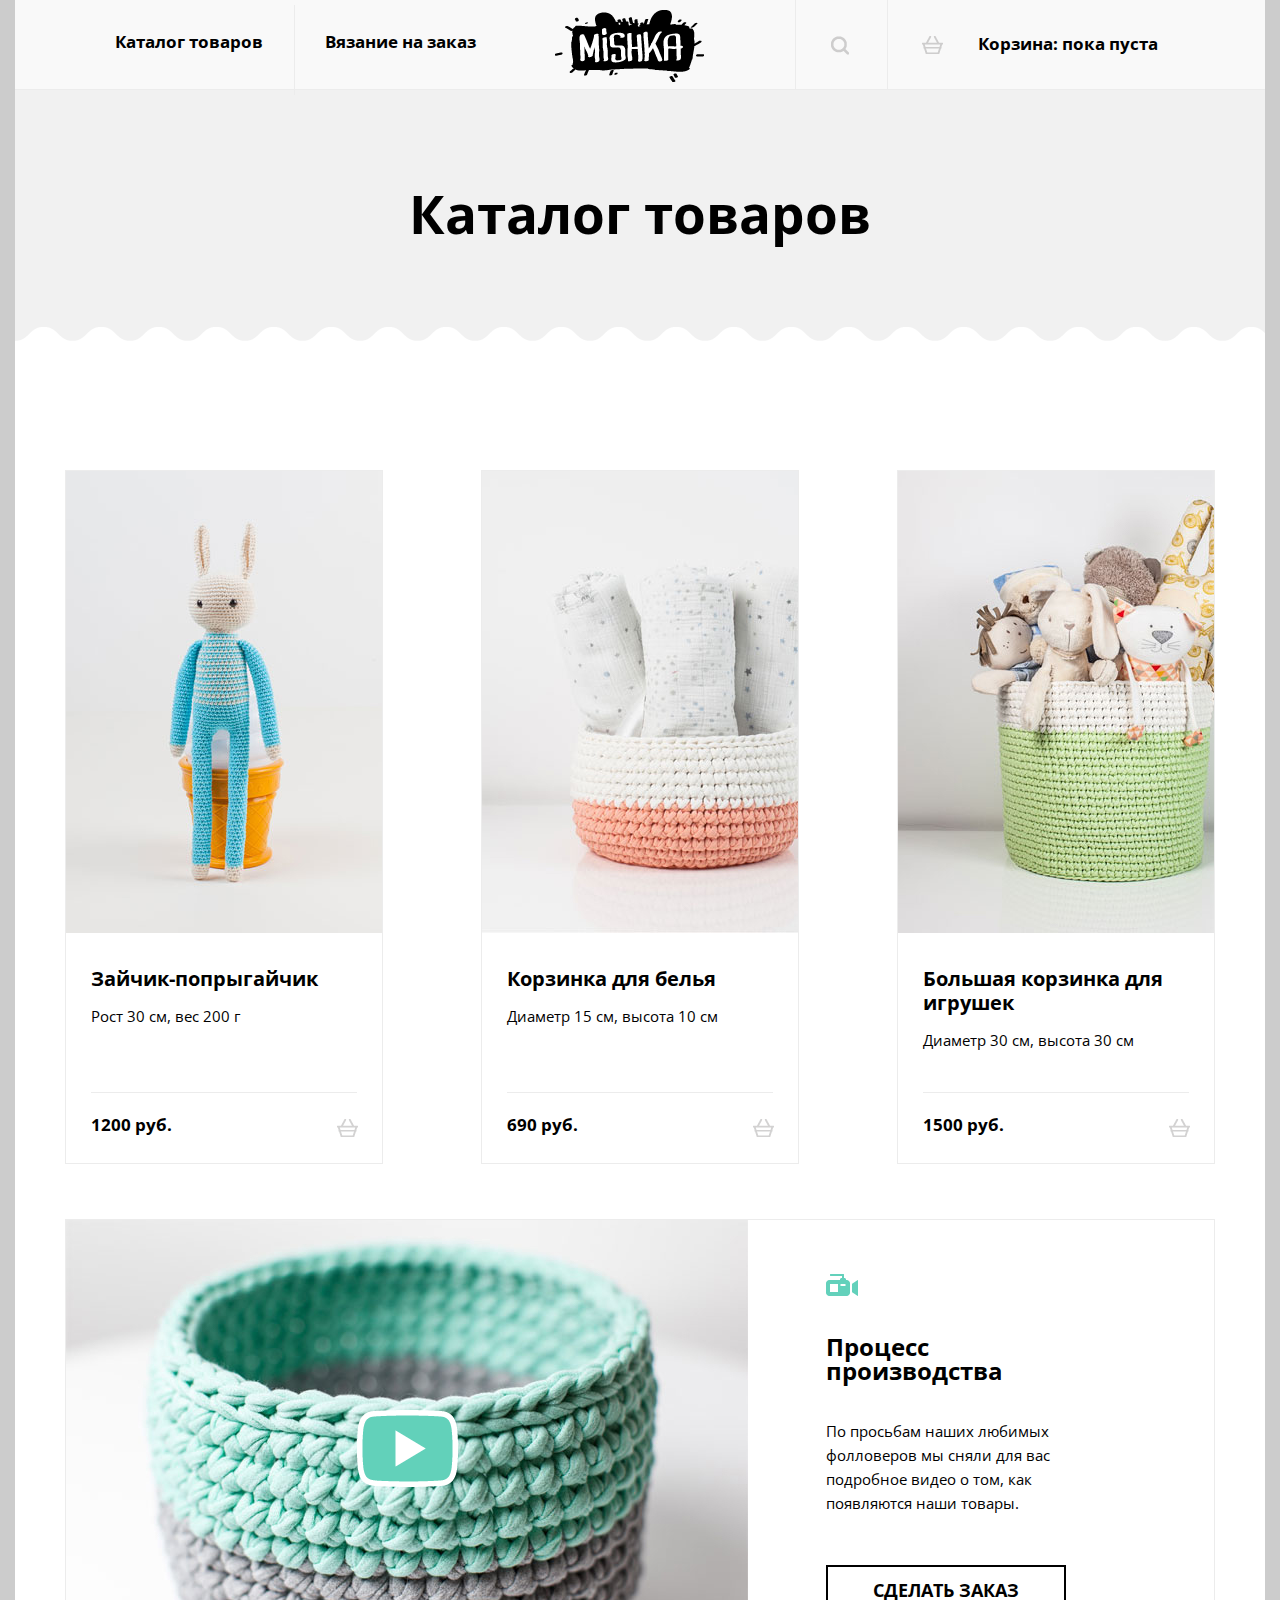
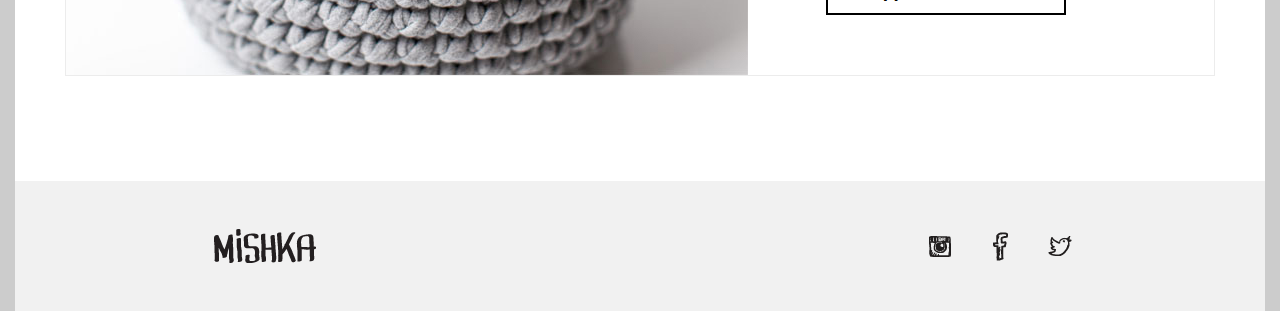
<file: catalog.html>
<!doctype html>
<html lang="ru">
  <head>
    <meta charset="UTF-8">
    <meta name="viewport" content="width=device-width, initial-scale=1.0, shrink-to-fit=no">
    <title>Игрушки и предметы интерьера ручной работы "Mishka"</title>
    <link href="https://fonts.googleapis.com/css2?family=Open+Sans:wght@400;700&display=swap" rel="stylesheet">
    <link rel="stylesheet" href="css/main.css">
  </head>
  <body>

    <header>
      <nav class="navigation">
        <ul class="navigation__menu site-list">
          <li class="navigation__item">
            <a class="navigation__link" href="catalog.html">Каталог товаров</a>
          </li>
          <li class="navigation__item">
            <a class="navigation__link" href="form.html">Вязание на заказ</a>
          </li>
        </ul>
        <div class="navigation__logo">
          <a href="index.html">
            <picture>
              <source media="(min-width: 1250px)" srcset="img/index/desktop/logo.png">
              <source media="(min-width: 768px)" srcset="img/index/tablet/logo.png">
              <img src="img/index/mobile/logo.png" alt="Логотип 'Mishka'">
            </picture>
          </a>
        </div>
        <button class="navigation__toggle" type="button">
          <div class="line line1"></div>
          <div class="line line2"></div>
          <div class="line line3"></div>
        </button>
        <ul class="navigation__menu search-list">
          <li class="navigation__item item-search">
            <a href="#" class="navigation__link link-search">Поиск по сайту</a>
            
            <!-- <label for="search">Поиск по сайту
              <p class="navigation__search-wrap">
                <input class="navigation__search" type="search" name="search" id="search" placeholder="Поиск по сайту"> 
                <input class="navigation__button--search button "type="submit" value="Найти">
              </p>
            </label> -->
            <!-- <button type="button" class="navigation__button"></button> -->
          </li>
          <li class="navigation__item item-cart">
            <a class="navigation__link link-cart" href="cart.html">Корзина: пока пуста</a>
          </li>
        </ul>
      </nav>
    </header>

    <main class="catalog">
      <div class="catalog__head">
        <h2 class="catalog__title">
          Каталог товаров
        </h2>
      </div>
      <div class="catalog__wrapper">
        <ul class="catalog__list">
          <li class="catalog__item item">
            <a href="#" class="catalog__link">
              <div class="item__photo">
                <picture>
                  <source media="(min-width: 1250px)" srcset="img/catalog/desktop/photo-1.jpg">
                  <source media="(min-width: 768px)" srcset="img/catalog/tablet/photo-1.jpg">
                  <img class="item__photo-img" src="img/catalog/mobile/photo-1.jpg" alt="На фото изображен вязаный зайка бирюзового цвета">
                </picture>
              </div>
              <div class="item__description">
                <div class="item__content">
                  <h3 class="item__title">
                    Зайчик-попрыгайчик
                  </h3>
                  <p class="item__text">
                    Рост 30 см, вес 200 г
                  </p>
                </div>
                <div class="item__price">
                  <p class="item__cost">1200 руб.</p>
                  <button class="item__button-buy" type="button">Купить</button>
                </div>
              </div>
            </a>
          </li>

          <li class="catalog__item item">
            <a href="#" class="catalog__link">
              <div class="item__photo">
                <picture>
                  <source media="(min-width: 1250px)" srcset="img/catalog/desktop/photo-2.jpg">
                  <source media="(min-width: 768px)" srcset="img/catalog/tablet/photo-2.jpg">
                  <img  class="item__photo-img" src="img/catalog/mobile/photo-2.jpg" alt="На фото изображена вязаная корзинка">
                </picture>
              </div>
              <div class="item__description">
                <div class="item__content">
                  <h3 class="item__title">
                    Корзинка для белья
                  </h3>
                  <p class="item__text">
                    Диаметр 15 см, высота 10 см
                  </p>
                </div>
                <div class="item__price">
                  <p class="item__cost">690 руб.</p>
                  <button class="item__button-buy" type="button">Купить</button>
                </div>
              </div>
            </a>
          </li>

          <li class="catalog__item item">
            <a href="#" class="catalog__link">
              <div class="item__photo">
                <picture>
                  <source media="(min-width: 1250px)" srcset="img/catalog/desktop/photo-3.jpg">
                  <source media="(min-width: 768px)" srcset="img/catalog/tablet/photo-3.jpg">
                  <img  class="item__photo-img" src="img/catalog/mobile/photo-3.jpg" alt="На фото изображена корзинка для игрушек">
                </picture>
              </div>
              <div class="item__description">
                <div class="item__content">
                  <h3 class="item__title">
                    Большая корзинка для игрушек
                  </h3>
                  <p class="item__text">
                    Диаметр 30 см, высота 30 см
                  </p>
                </div>
                <div class="item__price">
                  <p class="item__cost">1500 руб.</p>
                  <button class="item__button-buy" type="button">Купить</button>
                </div>
              </div>
            </a>
          </li>
        </ul>
        <div class="catalog__production production">
          <div class="production__intro">
            <h3 class="production__title">Процесс производства</h3>
          </div>
          <div class="production__video">
            <picture>
              <source media="(min-width: 1250px)" srcset="img/catalog/desktop/video.jpg">
              <source media="(min-width: 768px)" srcset="img/catalog/tablet/video.jpg">
              <img src="img/catalog/mobile/video.jpg" alt="На видео запечатлен процесс производства вязаных изделий ручной работы.">
            </picture>
            <button class="production__button"></button>
          </div>
          <div class="production__description">
            <p class="production__text">По просьбам наших любимых фолловеров мы сняли для вас подробное видео о том, как появляются наши товары.</p>
            <a class="production__to-buy button" href="form.html">
              Сделать заказ
            </a>
          </div>
          
        </div>
      </div>
    </main>
    <footer class="footer">
      <div class="footer__wrapper">
        <div class="footer__logo">
          <a class="footer__logo--link" href="index.html">"Логотип Мишка"</a>
        </div>
        <ul class="footer__socials">
          <li class="footer__social">
            <a href="#" class="footer__link link-ig">Мы в Instagram</a>
          </li>
          <li class="footer__social">
            <a href="#" class="footer__link link-fb">Мы в Facebook</a>
          </li>
          <li class="footer__social">
            <a href="#" class="footer__link link-tw">Мы в Twitter</a>
          </li>
        </ul>
      </div>
    </footer>
    
    
    <section class="modal modal__cart">
      <div class="modal__wrapper">
        <h3 class="modal__title">
          Добавить в корзину
        </h3>
        <p class="modal__text">
          Выберите размер:
        </p>
        <div class="modal__sizes">
          <p>
            <input class="modal__radio visually-hidden" type="radio" name="size" value="size-s" id="filter-size-s">
            <label class="modal__label" for="filter-size-s">S
            </label>
          </p>
          <p>
            <input class="modal__radio visually-hidden" type="radio" name="size" value="size-m" id="filter-size-m">
            <label class="modal__label" for="filter-size-m">M
            </label>
          </p>
          <p>
            <input class="modal__radio visually-hidden" type="radio" name="size" value="size-l" id="filter-size-l">
            <label class="modal__label" for="filter-size-l">L
            </label>
          </p>
        </div>
        <button class="modal__add-to-cart" type="submit">Добавить</button>
      </div>
    </section>


    <script src="js/script.js"></script>
    
  </body>
</file>
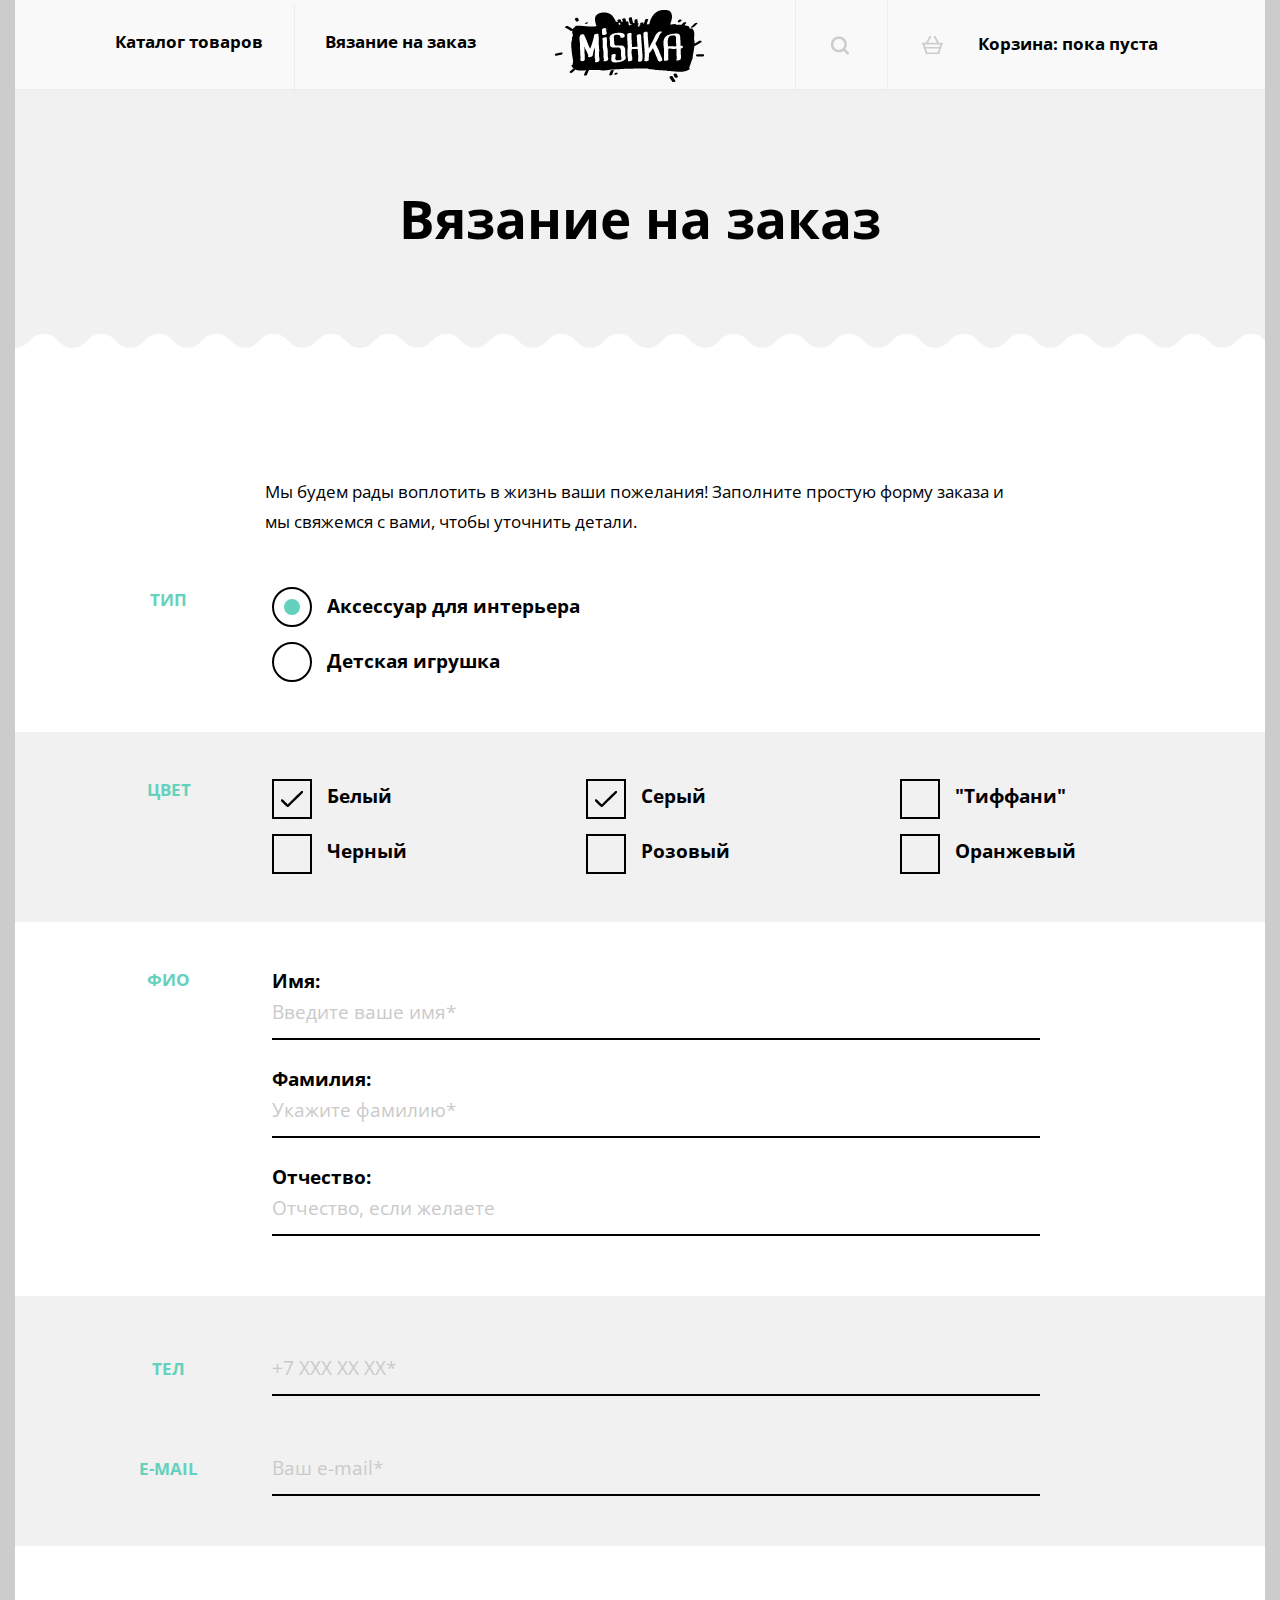
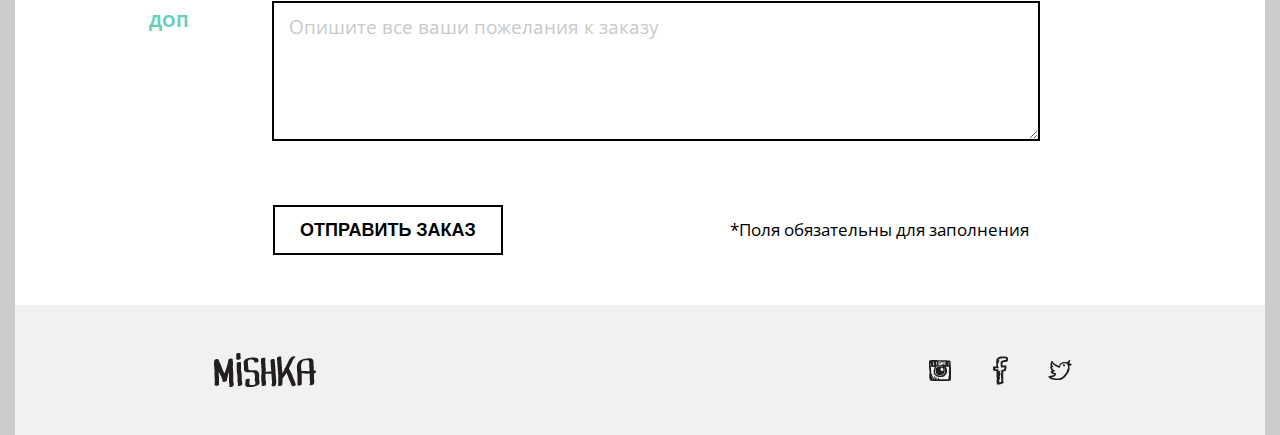
<file: form.html>
<!doctype html>
<html lang="ru">
  <head>
    <meta charset="UTF-8">
    <meta name="viewport" content="width=device-width, initial-scale=1.0, shrink-to-fit=no">
    <title>Игрушки и предметы интерьера ручной работы "Mishka"</title>
    <link href="https://fonts.googleapis.com/css2?family=Open+Sans:wght@400;700&display=swap" rel="stylesheet">
    <link rel="stylesheet" href="css/main.css">
  </head>
  <body>

    <header>
      <nav class="navigation">
        <ul class="navigation__menu site-list">
          <li class="navigation__item">
            <a class="navigation__link" href="catalog.html">Каталог товаров</a>
          </li>
          <li class="navigation__item">
            <a class="navigation__link" href="form.html">Вязание на заказ</a>
          </li>
        </ul>
        <div class="navigation__logo">
          <a href="index.html">
            <picture>
              <source media="(min-width: 1250px)" srcset="img/index/desktop/logo.png">
              <source media="(min-width: 768px)" srcset="img/index/tablet/logo.png">
              <img src="img/index/mobile/logo.png" alt="Логотип 'Mishka'">
            </picture>
          </a>
        </div>
        <button class="navigation__toggle" type="button">
          <div class="line line1"></div>
          <div class="line line2"></div>
          <div class="line line3"></div>
        </button>
        <ul class="navigation__menu search-list">
          <li class="navigation__item item-search">
            <a class="navigation__link link-search">Поиск по сайту</a>
            
            <!-- <label for="search">Поиск по сайту
              <p class="navigation__search-wrap">
                <input class="navigation__search" type="search" name="search" id="search" placeholder="Поиск по сайту"> 
                <input class="navigation__button--search button "type="submit" value="Найти">
              </p>
            </label> -->
            <!-- <button type="button" class="navigation__button"></button> -->
          </li>
          <li class="navigation__item item-cart">
            <a class="navigation__link link-cart" href="cart.html">Корзина: пока пуста</a>
          </li>
        </ul>
      </nav>
    </header>

    <main class="form-to-buy">
      <div class="form-to-buy__head">
        <h2 class="form-to-buy__title">
          Вязание на заказ
        </h2>
      </div>
      <div class="form-to-buy__main">
        <p class="form-to-buy__text">
          Мы будем рады воплотить в жизнь ваши пожелания! Заполните простую форму заказа и мы свяжемся с вами, чтобы уточнить детали.
        </p>
        <form action="#" method="get">
          <div class="form-to-buy__wrap form-to-buy__wrap--type">
            <h4 class="form-to-buy__caption">Тип</h4>
            <fieldset class="form-to-buy__type form-to-buy__fieldset">
              <ul class="form-to-buy__type-list">
                <li class="form-to-buy__type-item">
                  <label class="form-to-buy__label" for="filter-for-interior">
                  <input class="form-to-buy__radio visually-hidden" type="radio" name="filter-type" value="for-interior" id="filter-for-interior" checked >
                  <span class="form-to-buy__radio-indicator"></span>
                   Аксессуар для интерьера
                  </label>
                </li>
                <li class="form-to-buy__type-item">
                  <label class="form-to-buy__label" for="filter-toy">
                  <input class="form-to-buy__radio visually-hidden" type="radio" name="filter-type" value="toy" id="filter-toy">
                  <span class="form-to-buy__radio-indicator"></span>
                   Детская игрушка
                  </label>
                </li>
              </ul>
            </fieldset>
          </div>
          <div class="form-to-buy__wrap form-to-buy__wrap--colour form-to-buy__wrap--grey ">
            <h4 class="form-to-buy__caption">Цвет</h4>
            <fieldset class="form-to-buy__colour form-to-buy__fieldset">
              <ul class="form-to-buy__colour-list">
                <li class="form-to-buy__colour-item">
                  <label class="form-to-buy__label" for="filter-colour-white">
                    <input  class="form-to-buy__checkbox visually-hidden" type="checkbox" name="colour-white" id="filter-colour-white" checked>
                    <span class="form-to-buy__checkbox-indicator"></span>
                    Белый
                  </label>
                </li>

                <li class="form-to-buy__colour-item">
                  <label class="form-to-buy__label" for="filter-colour-grey">
                    <input  class="form-to-buy__checkbox  visually-hidden" type="checkbox" name="colour-grey" id="filter-colour-grey" checked>
                    <span class="form-to-buy__checkbox-indicator"></span>
                    Серый
                  </label>
                </li>

                <li class="form-to-buy__colour-item">
                  <label class="form-to-buy__label" for="filter-colour-tiffany">
                    <input  class="form-to-buy__checkbox visually-hidden" type="checkbox" name="colour-tiffany" id="filter-colour-tiffany" >
                    <span class="form-to-buy__checkbox-indicator"></span>
                    "Тиффани"
                  </label>
                </li>

                <li class="form-to-buy__colour-item">
                  <label class="form-to-buy__label" for="filter-colour-black">
                    <input  class="form-to-buy__checkbox visually-hidden" type="checkbox" name="colour-black" id="filter-colour-black" >
                    <span class="form-to-buy__checkbox-indicator"></span>
                    Черный
                  </label>
                </li>

                <li class="form-to-buy__colour-item">
                  <label class="form-to-buy__label" for="filter-colour-pink">
                    <input  class="form-to-buy__checkbox visually-hidden" type="checkbox" name="colour-pink" id="filter-colour-pink" >
                    <span class="form-to-buy__checkbox-indicator"></span>
                    Розовый
                  </label>
                </li>

                <li class="form-to-buy__colour-item">
                  <label class="form-to-buy__label" for="filter-colour-orange">
                    <input  class="form-to-buy__checkbox visually-hidden" type="checkbox" name="colour-orange" id="filter-colour-orange" >
                    <span class="form-to-buy__checkbox-indicator"></span>
                    Оранжевый
                  </label>
                </li>

              </ul>
            </fieldset>
          </div>
          <div class="form-to-buy__name--wrap">
            <h4 class="form-to-buy__caption">ФИО</h4>
            <ul class="form-name">
              <li class="form-name__item">
                <label class="form-to-buy-label" for="name">Имя:
                  <p><input class="form-to-buy__first-name form-to-buy__name " type="text" name="name" placeholder="Введите ваше имя*" id="name"></p>
                </label>
              </li>
              <li class="form-name__item">
                <label class="form-to-buy-label" for="surname">Фамилия:
                  <p><input class="form-to-buy__surname form-to-buy__name" type="text" name="surname" placeholder="Укажите фамилию*" id="surname"></p>
                </label>
              </li>
              <li class="form-name__item">
                <label class="form-to-buy-label" for="second-name">Отчество:
                  <p><input class="form-to-buy__second-name form-to-buy__name" type="text" name="second-name" placeholder="Отчество, если желаете" id="second-name"></p>
                </label>
              </li>
            </ul>
          </div>
          <div class="form-to-buy__tel--wrap contacts__wrap form-to-buy__wrap--grey">
            <h4 class="form-to-buy__caption caption--tel">Тел</h4>
            <div class="form-to-buy__input">
              <label class="form-to-buy-label visually-hidden" for="tel">Телефон:</label>
              <input class="form-to-buy__tel" type="tel" name="tel" placeholder="+7 XXX XX XX*" id="tel">
            </div>
          </div>
          <div class="form-to-buy__e-mail--wrap contacts__wrap form-to-buy__wrap--grey" >
            <h4 class="form-to-buy__caption caption--e-mail">E-mail</h4>
            <div class="form-to-buy__input">
              <label class="form-to-buy-label  visually-hidden" for="e-mail">E-mail:</label>
              <input class="form-to-buy__e-mail " type="e-mail" name="e-mail" placeholder="Ваш e-mail*" id="e-mail">
            </div>
          </div>
          <div class="form-to-buy__add--wrap" >
            <h4 class="form-to-buy__caption">Доп</h4>
            <div class="form-to-buy__input">
              <label class="form-to-buy-label visually-hidden" for="info">Дополнительная информация</label>
              <textarea class="form-to-buy__info" name="info" id="info" cols="30" rows="10" placeholder="Опишите все ваши пожелания к заказу"></textarea>
            </div>
          </div>
          <div class="form-to-buy__button--wrap">
            <p class="form-to-buy__mark">*Поля обязательны для заполнения</p>
            <button class="form-to-buy__button button" type="submit">Отправить заказ</button>
          </div>
        </form>
      </div>
    </main>
    <footer class="footer">
      <div class="footer__wrapper">
        <div class="footer__logo">
          <a class="footer__logo--link" href="index.html">"Логотип Мишка"</a>
        </div>
        <ul class="footer__socials">
          <li class="footer__social">
            <a href="#" class="footer__link link-ig">Мы в Instagram</a>
          </li>
          <li class="footer__social">
            <a href="#" class="footer__link link-fb">Мы в Facebook</a>
          </li>
          <li class="footer__social">
            <a href="#" class="footer__link link-tw">Мы в Twitter</a>
          </li>
        </ul>
      </div>
    </footer>
    <script src="js/script.js"></script>
  </body>
</file>
<file: css/main.css>
@import url('index.css');
@import url('catalog.css');
@import url('form.css');
</file>
